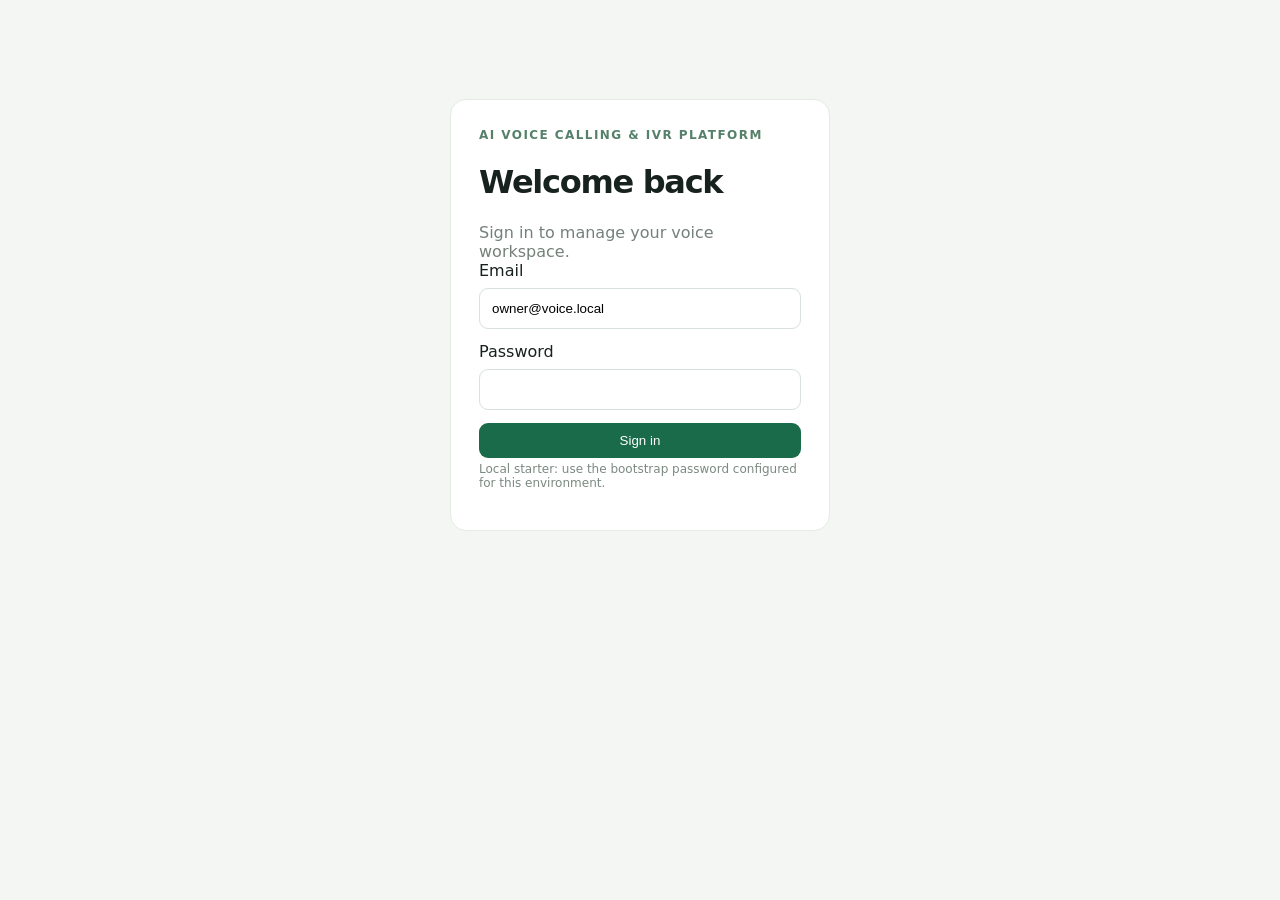
<file: testing/web/index.html>
<!doctype html>
<html lang="en">
<head>
  <meta charset="utf-8"><meta name="viewport" content="width=device-width,initial-scale=1">
  <title>AI Voice Calling &amp; IVR Platform</title>
  <style>
    :root{font-family:Inter,ui-sans-serif,system-ui,-apple-system,"Segoe UI",sans-serif;color:#17211d;background:#f4f6f3;font-synthesis:none}
    *{box-sizing:border-box}body{margin:0}.shell{display:grid;grid-template-columns:240px 1fr;min-height:100vh}.side{background:#122a25;color:#e8f1eb;padding:28px 18px}.brand{font-weight:750;font-size:22px;letter-spacing:-.04em;margin:0 10px 34px}.brand span{color:#72d7a3}.nav{display:grid;gap:6px}.nav button{border:0;background:transparent;text-align:left;color:#b7c9c0;padding:12px 14px;border-radius:10px;font:inherit;cursor:pointer}.nav button.active,.nav button:hover{background:#24453b;color:white}.side-foot{position:absolute;bottom:22px;color:#9db2a8;font-size:12px}.main{padding:34px 42px;max-width:1450px;width:100%;margin:auto}.top{display:flex;justify-content:space-between;align-items:center;margin-bottom:30px}.eyebrow{font-size:12px;text-transform:uppercase;letter-spacing:.12em;color:#55816a;font-weight:700}.title{font-size:30px;letter-spacing:-.04em;margin:6px 0}.sub{color:#74817a;margin:0}.user{background:white;border:1px solid #e4e9e4;padding:9px 14px;border-radius:30px;font-size:13px}.cards{display:grid;grid-template-columns:repeat(4,minmax(140px,1fr));gap:14px;margin-bottom:24px}.card,.panel{background:#fff;border:1px solid #e5eae5;border-radius:16px;box-shadow:0 4px 16px #17211d08}.card{padding:18px}.card-label{color:#7b8981;font-size:13px}.metric{font-size:27px;font-weight:700;margin-top:10px}.panel{padding:22px;margin-bottom:18px}.panel-head{display:flex;align-items:center;justify-content:space-between;margin-bottom:18px}.panel h2{font-size:17px;margin:0;letter-spacing:-.02em}.btn{border:0;border-radius:9px;background:#196b4a;color:white;padding:10px 14px;font:600 13px inherit;cursor:pointer}.btn.secondary{background:#edf5ef;color:#236247;border:1px solid #dcebe0}.btn:disabled{opacity:.5;cursor:not-allowed}.list{display:grid;gap:10px}.row{display:flex;align-items:center;justify-content:space-between;padding:14px;border:1px solid #edf0ed;border-radius:12px}.row-title{font-weight:650}.muted{font-size:12px;color:#7b8981;margin-top:4px}.pill{font-size:11px;background:#e8f6ed;color:#24734d;padding:5px 9px;border-radius:20px}.empty{color:#79867f;text-align:center;padding:26px}.grid2{display:grid;grid-template-columns:1fr 1fr;gap:18px}.hidden{display:none}.notice{background:#fff8e9;color:#79602c;border:1px solid #f1e4c5;padding:12px 14px;border-radius:11px;font-size:13px;margin-bottom:18px}.modal-backdrop{position:fixed;inset:0;background:#0b1e1988;display:grid;place-items:center;padding:16px}.modal{background:white;border-radius:16px;width:min(520px,100%);padding:24px;box-shadow:0 20px 60px #0003}.modal h2{margin:0 0 18px}.field{display:grid;gap:7px;margin:14px 0}.field label{font-size:13px;color:#59675f}.field input,.field textarea,.field select{font:inherit;padding:11px;border:1px solid #d9e1db;border-radius:9px;width:100%}.field textarea{min-height:92px;resize:vertical}.actions{display:flex;justify-content:flex-end;gap:9px;margin-top:20px}.flow-node{display:inline-flex;border:1px solid #dce8df;border-radius:11px;padding:12px 16px;background:#f7fbf8;margin:4px;font-size:13px}.flow-arrow{color:#6c9c7e;margin:0 5px}.error{color:#a13b36;font-size:13px}.login{max-width:380px;margin:11vh auto;padding:28px;background:white;border:1px solid #e5eae5;border-radius:16px}.login input{width:100%;padding:12px;border:1px solid #d9e1db;border-radius:9px;margin:8px 0 13px}.toast{position:fixed;right:22px;bottom:22px;background:#122a25;color:white;padding:12px 16px;border-radius:10px;box-shadow:0 8px 24px #0002}
    @media(max-width:850px){.shell{grid-template-columns:1fr}.side{padding:14px 16px}.brand{margin:0 8px 10px}.nav{display:flex;overflow:auto}.side-foot{display:none}.main{padding:24px 16px}.cards{grid-template-columns:repeat(2,1fr)}.grid2{grid-template-columns:1fr}}
  </style>
</head>
<body>
  <div id="login" class="login hidden"><div class="eyebrow">AI Voice Calling &amp; IVR Platform</div><h1 style="letter-spacing:-.04em">Welcome back</h1><p class="sub">Sign in to manage your voice workspace.</p><form id="login-form"><label>Email</label><input name="username" type="email" value="owner@voice.local" required><label>Password</label><input name="password" type="password" required><button class="btn" style="width:100%">Sign in</button><p class="muted">Local starter: use the bootstrap password configured for this environment.</p><div id="login-error" class="error"></div></form></div>
  <div id="app" class="shell hidden">
    <aside class="side"><div class="brand">AI Voice<span>•</span></div><nav class="nav"><button class="active" data-page="overview">◫ &nbsp; Overview</button><button data-page="agents">◉ &nbsp; AI agents</button><button data-page="ivr">⌘ &nbsp; IVR flows</button><button data-page="calls">◷ &nbsp; Call activity</button><button data-page="integrations">⚙ &nbsp; Integrations</button></nav><div class="side-foot">AI calling workspace<br><span id="org-name"></span></div></aside>
    <main class="main"><header class="top"><div><div class="eyebrow" id="eyebrow">Workspace</div><h1 class="title" id="page-title">Overview</h1><p class="sub" id="page-sub">Your voice operations at a glance.</p></div><div class="user"><span id="user-email"></span> &nbsp;·&nbsp; <button id="logout" style="border:0;background:none;color:#357253;cursor:pointer">Sign out</button></div></header>
      <div class="notice">Local integration layer · No calls are placed from this dashboard. Twilio stays disabled until the provider, consent controls, and public TLS endpoints are configured.</div>
      <section id="overview-page"><div class="cards"><div class="card"><div class="card-label">Agents</div><div class="metric" id="metric-agents">—</div></div><div class="card"><div class="card-label">IVR flows</div><div class="metric" id="metric-flows">—</div></div><div class="card"><div class="card-label">Calls logged</div><div class="metric" id="metric-calls">—</div></div><div class="card"><div class="card-label">Completed</div><div class="metric" id="metric-completed">—</div></div></div>
        <div class="grid2"><div class="panel"><div class="panel-head"><h2>AI agents</h2><button class="btn secondary" data-goto="agents">View agents</button></div><div id="overview-agents" class="list"></div></div><div class="panel"><div class="panel-head"><h2>IVR flows</h2><button class="btn secondary" data-goto="ivr">View flows</button></div><div id="overview-flows" class="list"></div></div></div></section>
      <section id="agents-page" class="hidden"><div class="panel"><div class="panel-head"><div><h2>Agent library</h2><div class="muted">Configure prompts and language settings for your agents.</div></div><button class="btn" id="new-agent">＋ Create agent</button></div><div id="agents-list" class="list"></div></div></section>
      <section id="ivr-page" class="hidden"><div class="panel"><div class="panel-head"><div><h2>IVR flow builder</h2><div class="muted">Create a basic call-routing graph, validate its paths, and publish a version.</div></div><button class="btn" id="new-flow">＋ Create flow</button></div><div id="flows-list" class="list"></div></div><div class="panel"><div class="panel-head"><h2>Flow requirements</h2></div><div class="muted">Each flow needs one Start node, all nodes reachable from it, valid edges, and a default route for every Menu node. The visual graph editor and call simulator are planned for the IVR milestone.</div></div></section>
      <section id="calls-page" class="hidden"><div class="panel"><div class="panel-head"><div><h2>Call activity</h2><div class="muted">Call records will appear here after a telephony adapter is configured.</div></div><span class="pill">Read only</span></div><div id="calls-list" class="list"></div></div></section>
      <section id="integrations-page" class="hidden"><div class="panel"><div class="panel-head"><div><h2>Integration status</h2><div class="muted">Agent speech and responses use local, self-hosted models.</div></div><button id="refresh-integrations" class="btn secondary">Refresh status</button></div><div id="integration-status" class="grid2"><div class="empty">Checking local services…</div></div></div><div class="panel"><h2>Local model setup</h2><p class="muted">Install <code>backend/requirements-ai.txt</code>, put model weights under <code>models/</code>, then configure <code>OLLAMA_MODEL</code>, <code>STT_MODEL_PATH</code>, and the Piper service URL. See README for setup commands.</p><div class="muted">Twilio requires credentials, public HTTPS and WSS endpoints, and configured consent/DNC controls. Outbound calling is off by default.</div></div><div class="panel"><h2>Microsoft VibeVoice · offline preview</h2><p class="muted">Research preview only. English and Chinese only; never used for live calls. Install <code>backend/requirements-vibevoice.txt</code> and place local weights under <code>models/vibevoice-1.5b</code>. The model’s audible AI disclaimer and watermark are retained.</p><form id="voice-consent-form"><div class="grid2"><div class="field"><label>Speaker name</label><input name="speaker_name" required maxlength="120"></div><div class="field"><label>Recorded consent reference</label><input name="evidence_reference" required minlength="4" maxlength="255" placeholder="Internal record ID or secure evidence location"></div></div><label class="muted"><input name="consent_attested" type="checkbox" required> I confirm explicit recorded consent from this speaker covers voice cloning.</label><button class="btn secondary" id="register-voice-consent" type="submit">Register voice consent</button></form><div class="field"><label>Active consent record</label><select id="voice-consent-select"><option value="">No active voice consent records</option></select><button class="btn secondary" id="revoke-voice-consent" type="button">Revoke selected consent</button></div><form id="vibevoice-preview-form"><div class="field"><label>Preview text (English or Chinese, up to 500 characters)</label><textarea name="text" required maxlength="500" placeholder="Enter a short sentence to preview"></textarea></div><div class="field"><label>Consented speaker reference (WAV)</label><input name="reference_audio" type="file" accept="audio/wav,.wav" required></div><button class="btn" id="generate-vibevoice-preview" type="submit">Generate offline preview</button></form><div id="vibevoice-message" class="muted" role="status"></div><audio id="vibevoice-output" controls class="hidden" style="width:100%;margin-top:12px"></audio></div></section>
    </main>
  </div>
  <div id="modal-root"></div><div id="toast-root"></div>
  <script>
    const $ = (s)=>document.querySelector(s); const state={token:localStorage.getItem('vaani_token'),role:'viewer',agents:[],flows:[],calls:[],voiceConsents:[]};
    const esc=(v)=>String(v??'').replace(/[&<>"']/g,c=>({'&':'&amp;','<':'&lt;','>':'&gt;','"':'&quot;',"'":'&#39;'}[c]));
    async function request(url,opts){try{return await fetch(url,opts)}catch(e){if(e instanceof TypeError)throw Error('Cannot reach the platform API. Start the backend with: uvicorn app.main:app --reload --app-dir backend, then open http://127.0.0.1:8000.');throw e}}
    async function api(path,opts={}){const headers={...(opts.body?{'Content-Type':'application/json'}:{}),...(state.token?{Authorization:`Bearer ${state.token}`}:{})};const r=await request('/api'+path,{...opts,headers});if(r.status===401){logout();throw Error('Please sign in again.')}const data=await r.json().catch(()=>({}));if(!r.ok)throw Error(data.detail?.errors?.join(' ')||data.detail||'Request failed');return data}
    function showToast(s){$('#toast-root').innerHTML=`<div class="toast">${esc(s)}</div>`;setTimeout(()=>$('#toast-root').innerHTML='',2600)}
    function canEdit(){return state.role==='owner'||state.role==='editor'}
    function nav(page){document.querySelectorAll('.nav button').forEach(b=>b.classList.toggle('active',b.dataset.page===page));['overview','agents','ivr','calls','integrations'].forEach(p=>$('#'+p+'-page').classList.toggle('hidden',p!==page));const titles={overview:['Overview','Workspace','Your voice operations at a glance.'],agents:['AI agents','Agent builder','Create and manage conversational agents.'],ivr:['IVR flows','Call routing','Build structured routes before handing calls to an AI agent.'],calls:['Call activity','Call records','Transcripts, outcomes, and recordings will appear here.'],integrations:['Integrations','System status','Check telephony and local model service readiness.']};$('#page-title').textContent=titles[page][0];$('#eyebrow').textContent=titles[page][1];$('#page-sub').textContent=titles[page][2]}
    document.querySelectorAll('.nav button').forEach(b=>b.onclick=()=>{nav(b.dataset.page);if(b.dataset.page==='integrations')refreshIntegrationStatus()});document.querySelectorAll('[data-goto]').forEach(b=>b.onclick=()=>nav(b.dataset.goto));$('#refresh-integrations').onclick=refreshIntegrationStatus;
    function rowAgent(a){return `<div class="row"><div><div class="row-title">${esc(a.name)}</div><div class="muted">${esc((a.languages||[]).join(' · '))} &nbsp;·&nbsp; ${esc(a.voice_id||'stock voice')}</div></div><span class="pill">${a.published_version?'v'+a.published_version+' published':'Draft'}</span></div>`}
    function rowFlow(f){return `<div class="row"><div><div class="row-title">${esc(f.name)}</div><div class="muted">${f.node_count||0} nodes &nbsp;·&nbsp; ${f.published_version?'v'+f.published_version+' published':'Draft'}</div></div><div style="display:flex;gap:8px"><button class="btn secondary" data-validate="${f.id}">Validate</button><button class="btn secondary" data-publish="${f.id}" ${canEdit()?'':'disabled'}>Publish</button></div></div>`}
    function statusBox(label,detail,available){return `<div class="card"><div class="panel-head"><h2>${esc(label)}</h2><span class="pill" style="background:${available?'#e8f6ed':'#fff1e8'};color:${available?'#24734d':'#9a562c'}">${available?'Ready':'Not ready'}</span></div><div class="muted">${esc(detail)}</div></div>`}
    async function loadVoiceConsents(){try{state.voiceConsents=await api('/voice/vibevoice/consents');$('#voice-consent-select').innerHTML=state.voiceConsents.length?state.voiceConsents.map(c=>`<option value="${c.id}">#${c.id} · ${esc(c.speaker_name)} · ${esc(c.evidence_reference)}</option>`).join(''):'<option value="">No active voice consent records</option>'}catch(e){$('#vibevoice-message').textContent=e.message}}
    async function refreshIntegrationStatus(){const root=$('#integration-status');root.innerHTML='<div class="empty">Checking local services…</div>';try{const s=await api('/integrations');const t=s.telephony,m=s.models;root.innerHTML=[statusBox('Twilio',t.ready_for_inbound?'Signed webhooks and secure media are configured.':`Disabled: ${t.enabled?'missing credentials or public TLS URLs':'enable with VAANI_TWILIO_ENABLED after setup'}`,t.ready_for_inbound),statusBox('Local LLM',m.llm.model_available?`Ollama · ${m.llm.model}`:`${m.llm.available?'Ollama is up, but the configured local model is missing':'Ollama is not reachable'} · ${m.llm.model||'set OLLAMA_MODEL'}`,m.llm.available&&m.llm.model_available),statusBox('Local STT',m.stt.available?`${m.stt.runtime} · ${m.stt.device} · model weights found`:'Install faster-whisper and set STT_MODEL_PATH to local weights',m.stt.available),statusBox('Local TTS',m.tts.available?`Piper · ${m.tts.http_available?'HTTP service ready':'local binary ready'}`:'Run the local Piper service and set PIPER_HTTP_URL',m.tts.available),statusBox('Microsoft VibeVoice',m.microsoft_vibevoice.available?'Local weights and Transformers are ready · offline preview only':'Install the optional runtime and place model weights locally',m.microsoft_vibevoice.available)].join('');$('#generate-vibevoice-preview').disabled=!m.microsoft_vibevoice.available||!canEdit();$('#register-voice-consent').disabled=!canEdit();$('#revoke-voice-consent').disabled=!canEdit();await loadVoiceConsents()}catch(e){root.innerHTML=`<div class="error">${esc(e.message)}</div>`}}
    async function refresh(){[state.agents,state.flows,state.calls]=await Promise.all([api('/agents'),api('/ivr-flows'),api('/calls')]);const m=await api('/analytics/summary');$('#metric-agents').textContent=m.agents;$('#metric-flows').textContent=m.ivr_flows;$('#metric-calls').textContent=m.total_calls;$('#metric-completed').textContent=m.completed;$('#agents-list').innerHTML=state.agents.length?state.agents.map(rowAgent).join(''):'<div class="empty">No agents yet. Create your first voice agent.</div>';$('#flows-list').innerHTML=state.flows.length?state.flows.map(rowFlow).join(''):'<div class="empty">No flows yet. Create an IVR route.</div>';$('#overview-agents').innerHTML=state.agents.slice(0,3).map(rowAgent).join('')||'<div class="empty">Create an agent to get started.</div>';$('#overview-flows').innerHTML=state.flows.slice(0,3).map(f=>`<div class="row"><div><div class="row-title">${esc(f.name)}</div><div class="muted">${f.node_count||0} nodes</div></div><span class="pill">${f.published_version?'Published':'Draft'}</span></div>`).join('')||'<div class="empty">No IVR flows yet.</div>';$('#calls-list').innerHTML=state.calls.length?state.calls.map(c=>`<div class="row"><div><div class="row-title">${esc(c.phone||'Call '+c.id)}</div><div class="muted">${esc(c.direction)} · ${new Date(c.created_at).toLocaleString()}</div></div><span class="pill">${esc(c.status)}</span></div>`).join(''):'<div class="empty">No calls logged yet.</div>';document.querySelectorAll('[data-validate]').forEach(b=>b.onclick=()=>validateFlow(+b.dataset.validate));document.querySelectorAll('[data-publish]').forEach(b=>b.onclick=()=>publishFlow(+b.dataset.publish));$('#new-agent').disabled=!canEdit();$('#new-flow').disabled=!canEdit()}
    function openModal(title,html,onSave){$('#modal-root').innerHTML=`<div class="modal-backdrop"><form class="modal"><h2>${title}</h2>${html}<div class="actions"><button type="button" class="btn secondary" id="cancel-modal">Cancel</button><button class="btn">Save draft</button></div></form></div>`;$('#cancel-modal').onclick=()=>$('#modal-root').innerHTML='';$('#modal-root form').onsubmit=async e=>{e.preventDefault();const data=Object.fromEntries(new FormData(e.currentTarget));try{await onSave(data);$('#modal-root').innerHTML='';await refresh();showToast('Saved successfully')}catch(err){showToast(err.message)}}}
    $('#new-agent').onclick=()=>openModal('Create an AI agent',`<div class="field"><label>Agent name</label><input name="name" required maxlength="120" placeholder="e.g. Support assistant"></div><div class="field"><label>Languages</label><input name="languages" value="Hindi, English, Hinglish"></div><div class="field"><label>Greeting</label><input name="greeting" value="Namaste! How can I help you today?"></div><div class="field"><label>System prompt</label><textarea name="system_prompt" placeholder="Describe the agent's role and boundaries"></textarea></div><div class="field"><label>Voice</label><select name="voice_id"><option value="stock-neutral">Stock voice — neutral</option></select></div>`,async d=>api('/agents',{method:'POST',body:JSON.stringify({...d,languages:d.languages.split(',').map(x=>x.trim()).filter(Boolean),temperature:.3,capture_fields:[]})}));
    $('#new-flow').onclick=()=>openModal('Create an IVR flow',`<div class="field"><label>Flow name</label><input name="name" required placeholder="e.g. Main support line"></div><div class="field"><label>First route</label><select name="route"><option value="agent">Hand off to AI agent</option><option value="menu">Add a menu</option></select></div><div class="field"><label>AI agent</label><select name="agent_id">${state.agents.map(a=>`<option value="${a.id}">${esc(a.name)}</option>`).join('')||'<option value="">Create an agent first</option>'}</select></div><div class="muted">Creates a Start node connected to the selected route. More nodes can be added in the visual editor milestone.</div>`,async d=>{const nodes=[{id:'start',type:'Start',position:{x:80,y:120},data:{label:'Start'}},{id:'agent',type:'AI Agent',position:{x:320,y:120},data:{label:state.agents.find(a=>a.id==d.agent_id)?.name||'AI Agent',agentId:Number(d.agent_id)||null}}];await api('/ivr-flows',{method:'POST',body:JSON.stringify({name:d.name,graph:{nodes,edges:[{id:'start-agent',source:'start',target:'agent'}]}})})});
    async function validateFlow(id){try{const r=await api(`/ivr-flows/${id}/validate`,{method:'POST'});showToast(r.valid?'Flow is valid':r.errors.join(' · '))}catch(e){showToast(e.message)}} async function publishFlow(id){try{const r=await api(`/ivr-flows/${id}/publish`,{method:'POST'});await refresh();showToast(`Published version ${r.published_version}`)}catch(e){showToast(e.message)}}
    $('#voice-consent-form').onsubmit=async e=>{e.preventDefault();const d=Object.fromEntries(new FormData(e.currentTarget));try{const r=await api('/voice/vibevoice/consents',{method:'POST',body:JSON.stringify(d)});$('#vibevoice-message').textContent=`Consent #${r.id} registered for ${r.speaker_name}. Evidence: ${r.evidence_reference}`;await loadVoiceConsents()}catch(err){$('#vibevoice-message').textContent=err.message}};
    $('#revoke-voice-consent').onclick=async()=>{const id=$('#voice-consent-select').value;if(!id)return;try{await api(`/voice/vibevoice/consents/${id}/revoke`,{method:'POST'});$('#vibevoice-message').textContent='Voice consent revoked; new previews using it are blocked.';await loadVoiceConsents()}catch(e){$('#vibevoice-message').textContent=e.message}};
    $('#vibevoice-preview-form').onsubmit=async e=>{e.preventDefault();const form=new FormData(e.currentTarget);form.set('consent_id',$('#voice-consent-select').value);const audio=$('#vibevoice-output');audio.classList.add('hidden');$('#vibevoice-message').textContent='Generating local offline preview…';try{const r=await request('/api/voice/vibevoice/preview',{method:'POST',headers:{Authorization:`Bearer ${state.token}`},body:form});const d=await r.json();if(!r.ok)throw Error(d.detail||'Preview failed');audio.src=`data:audio/wav;base64,${d.audio_wav_base64}`;audio.classList.remove('hidden');$('#vibevoice-message').textContent=d.note}catch(err){$('#vibevoice-message').textContent=err.message}};
    $('#login-form').onsubmit=async e=>{e.preventDefault();const form=new URLSearchParams(new FormData(e.currentTarget));try{const r=await request('/api/auth/login',{method:'POST',headers:{'Content-Type':'application/x-www-form-urlencoded'},body:form});const d=await r.json();if(!r.ok)throw Error(d.detail||'Sign in failed');state.token=d.access_token;localStorage.setItem('vaani_token',state.token);await boot()}catch(err){$('#login-error').textContent=err.message}};
    function logout(){state.token=null;localStorage.removeItem('vaani_token');$('#app').classList.add('hidden');$('#login').classList.remove('hidden')};$('#logout').onclick=logout;
    async function boot(){if(!state.token){$('#login').classList.remove('hidden');return}try{const me=await api('/me');state.role=me.role;$('#user-email').textContent=me.email;$('#org-name').textContent=me.organization;$('#login').classList.add('hidden');$('#app').classList.remove('hidden');await refresh()}catch(e){if(state.token)logout()}}
    boot();
  </script>
</body>
</html>
</file>
